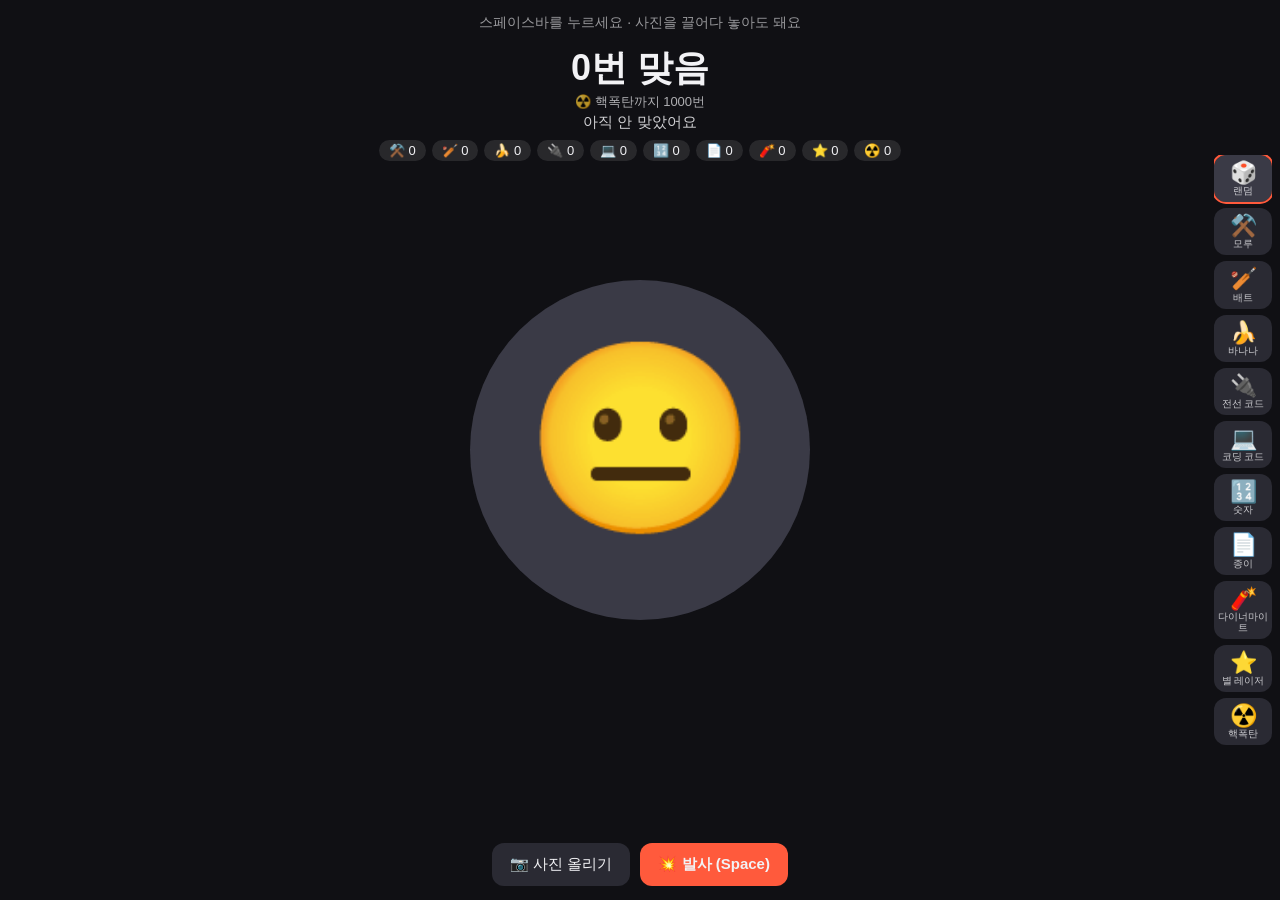
<file: index (2).html>
<!DOCTYPE html>
<html lang="ko">
<head>
<meta charset="utf-8">
<meta name="viewport" content="width=device-width, initial-scale=1, viewport-fit=cover">
<title>타격 놀이터</title>
<style>
:root{--bg:#101014;--fg:#f2f2f5;--btn:#2a2a33;--acc:#ff5a3c;box-sizing:border-box;padding-top:env(safe-area-inset-top,0px);padding-bottom:env(safe-area-inset-bottom,0px)}
html,body{height:100%;margin:0;background:var(--bg);color:var(--fg);font-family:-apple-system,"Apple SD Gothic Neo","Noto Sans KR",sans-serif;overflow:hidden}
canvas{position:fixed;inset:0;width:100%;height:100%;display:block}
.ui{position:fixed;left:0;right:0;bottom:env(safe-area-inset-bottom,0px);display:flex;gap:10px;justify-content:center;align-items:center;padding:14px;flex-wrap:wrap}
button,label.b{background:var(--btn);color:var(--fg);border:0;border-radius:12px;padding:12px 18px;font-size:15px;cursor:pointer}
button.go{background:var(--acc);font-weight:700}
.hint{position:fixed;top:calc(env(safe-area-inset-top,0px) + 14px);width:100%;text-align:center;opacity:.6;font-size:14px}
.hud{position:fixed;top:calc(env(safe-area-inset-top,0px) + 44px);width:100%;text-align:center;pointer-events:none}
#total{font-size:36px;font-weight:800}
#nx{font-size:13px;opacity:.7}
.panel{position:fixed;right:8px;top:50%;transform:translateY(-50%);display:flex;flex-direction:column;gap:6px;max-height:80%;overflow:auto}
.w{width:58px;padding:6px 4px;font-size:22px;line-height:1.1}
.w small{display:block;font-size:10px;opacity:.8}
.w.on{outline:2px solid var(--acc);background:#3a3a46}
#last{font-size:15px;opacity:.85;margin:2px 0 8px}
#brk{display:flex;flex-wrap:wrap;gap:6px;justify-content:center;padding:0 12px}
#brk span{background:rgba(255,255,255,.1);border-radius:999px;padding:3px 10px;font-size:13px}
</style>
</head>
<body>
<canvas id="c"></canvas>
<div class="hint">스페이스바를 누르세요 · 사진을 끌어다 놓아도 돼요</div>
<div class="hud"><div id="total"></div><div id="nx"></div><div id="last">아직 안 맞았어요</div><div id="brk"></div></div>
<div class="ui">
  <label class="b">📷 사진 올리기<input id="f" type="file" accept="image/*" hidden></label>
  <button class="go" id="go">💥 발사 (Space)</button>
</div>
<script>
const cv=document.getElementById('c'),ctx=cv.getContext('2d');
let W,H,dpr;
function rs(){dpr=Math.min(devicePixelRatio||1,2);W=innerWidth;H=innerHeight;cv.width=W*dpr;cv.height=H*dpr;ctx.setTransform(dpr,0,0,dpr,0,0)}
addEventListener('resize',rs);rs();

let img=null,objs=[],parts=[],rings=[],shake=0,flash=0,last=performance.now();
const off=document.createElement('canvas'),octx=off.getContext('2d');
const TYPES=['anvil','bat','banana','cord','code','number','paper','dynamite'];
const NAMES={anvil:['⚒️','모루'],bat:['🏏','배트'],banana:['🍌','바나나'],cord:['🔌','전선 코드'],code:['💻','코딩 코드'],number:['🔢','숫자'],paper:['📄','종이'],dynamite:['🧨','다이너마이트'],star:['⭐','별 레이저'],nuke:['☢️','핵폭탄']};
const counts={};let total=0,stars=[],nukes=[],nukeFlash=0,sel='random',bolts=[];
let AC=null,NB=null;const lastS={};
function ac(){if(!AC){try{AC=new (window.AudioContext||window.webkitAudioContext)()}catch(e){}}if(AC&&AC.state==='suspended')AC.resume();return AC}
addEventListener('pointerdown',ac);addEventListener('keydown',ac);
function tone(f,d,type,v,t0,f2){const a=ac();if(!a)return;const t=a.currentTime+(t0||0),o=a.createOscillator(),g=a.createGain();o.type=type||'sine';o.frequency.setValueAtTime(f,t);if(f2)o.frequency.exponentialRampToValueAtTime(f2,t+d);g.gain.setValueAtTime(v||.2,t);g.gain.exponentialRampToValueAtTime(.001,t+d);o.connect(g);g.connect(a.destination);o.start(t);o.stop(t+d+.02)}
function noise(d,v,type,f,f2,t0){const a=ac();if(!a)return;if(!NB){NB=a.createBuffer(1,a.sampleRate*2,a.sampleRate);const c=NB.getChannelData(0);for(let i=0;i<c.length;i++)c[i]=Math.random()*2-1}const s=a.createBufferSource();s.buffer=NB;s.loop=true;const fl=a.createBiquadFilter();fl.type=type;const t=a.currentTime+(t0||0);fl.frequency.setValueAtTime(f,t);if(f2)fl.frequency.exponentialRampToValueAtTime(f2,t+d);const g=a.createGain();g.gain.setValueAtTime(v,t);g.gain.exponentialRampToValueAtTime(.001,t+d);s.connect(fl);fl.connect(g);g.connect(a.destination);s.start(t);s.stop(t+d+.02)}
function sfx(t,o){
  const now=performance.now();if(now-(lastS[t]||0)<50)return;lastS[t]=now;
  if(t==='anvil'){[1180,1770,2490,3320].forEach((f,i)=>tone(f,.7-i*.12,'sine',.2/(i+1)));tone(590,.5,'triangle',.25);noise(.03,.4,'highpass',3000)}
  else if(t==='bat'){tone(140,.22,'sine',.7,0,45);noise(.09,.4,'lowpass',500,100)}
  else if(t==='banana'){tone(380,.14,'triangle',.25,0,120);noise(.1,.12,'lowpass',900)}
  else if(t==='cord'){tone(60,.35,'sawtooth',.15);tone(1800,.25,'square',.06,0,200);noise(.3,.18,'highpass',2500);for(let i=0;i<3;i++){tone(400+Math.random()*2000,.04,'square',.08,i*.04)}}
  else if(t==='number'){const f=400+o.num*70;tone(f,.12,'square',.12);tone(f*1.5,.12,'square',.08,.08)}
  else if(t==='paper'){noise(.28,.35,'bandpass',1500,4500);noise(.18,.22,'bandpass',3000,1200,.16)}
  else if(t==='dynamite'){noise(1,.8,'lowpass',2500,60);tone(90,.7,'sine',.9,0,28);noise(.05,.5,'highpass',2000)}
  else if(t==='code'){tone(900,.05,'square',.08);tone(1200,.05,'square',.08,.06);tone(1500,.08,'square',.08,.12)}
  else if(t==='slash'){noise(.18,.35,'bandpass',800,7000);tone(1600,.2,'sawtooth',.08,0,300);tone(2400,.25,'sine',.1,.05)}
  else if(t==='swfinal'){tone(70,.9,'sine',.9,0,25);noise(.8,.5,'lowpass',3000,80);[523,659,784,1047,1568].forEach((f,i)=>tone(f,.8,'triangle',.12,i*.03));noise(.4,.3,'highpass',3000)}
  else if(t==='star'){
    [0,2,4,7,9,12,14,16,19,21,24,26,28,31].forEach((s,i)=>{const f=880*Math.pow(2,s/12);tone(f,.35,'sine',.12,i*.055);tone(f*2,.2,'triangle',.05,i*.055)});
    for(let i=0;i<12;i++)tone(2093+Math.random()*1500,.15,'sine',.05,.8+i*.12);
    noise(.9,.08,'highpass',3000);
  }
}
function record(t){counts[t]=(counts[t]||0)+1;if(t!=='nuke')total++;render(t);if(t!=='nuke'&&total%1000===0)spawnNuke()}
function render(t){
  document.getElementById('total').textContent=total+'번 맞음';
  document.getElementById('nx').textContent='☢️ 핵폭탄까지 '+(1000-total%1000)+'번';
  if(t)document.getElementById('last').textContent='마지막: '+NAMES[t][0]+' '+NAMES[t][1]+'에 맞았어요!';
  document.getElementById('brk').innerHTML=Object.keys(NAMES).map(k=>'<span>'+NAMES[k][0]+' '+(counts[k]||0)+'</span>').join('');
}
render();
function spawnStar(){stars.push({a:Math.random()*Math.PI*2,t:0,hue:Math.random()*360,fired:false})}
function spawnNuke(){if(!nukes.length)nukes.push({t:0,ex:false,rn:0})}
let swords=[],swFlash=0,adminOn=false,kb='';
let pops=[],later=[],glitch=0,hideT=0,flick=0;
const SN=[{t:'echo Hello',k:'print'},{t:'rm -rf /',k:'rm'},{t:'while(true){}',k:'loop'},{t:'404',k:'404'},{t:'NaN',k:'nan'},{t:'bomb.explode()',k:'bomb'}];
function codeFx(o){
  const k=SN[o.sn].k,cx=W/2,cy=H/2;
  if(k==='print')pops.push({x:cx,y:cy,ch:'Hello, World!',t:0,c:'#4f8',mono:1,big:60});
  else if(k==='rm'){hideT=1;pops.push({x:cx,y:cy,ch:'rm -rf /',t:0,c:'#f55',mono:1,big:40});for(let n=0;n<30;n++){const a=Math.random()*6.28,sp=100+Math.random()*400;parts.push({x:cx,y:cy,vx:Math.cos(a)*sp,vy:Math.sin(a)*sp,life:1,r:3+Math.random()*4,c:'#f33'})}}
  else if(k==='loop'){for(let n=1;n<=6;n++)later.push({t:n*.18,f:()=>{rings.push({x:cx,y:cy,r:10,life:1,big:false,col:'#4f8'});flash=.6;shake=Math.max(shake,12)}})}
  else if(k==='404'){flick=1;pops.push({x:cx,y:cy,ch:'404',t:0,c:'#fa0'})}
  else if(k==='nan'){glitch=.7;pops.push({x:cx,y:cy,ch:'NaN',t:0,c:'#f5f',mono:1,big:200})}
  else if(k==='bomb'){sfx('dynamite');shake=Math.max(shake,40);rings.push({x:cx,y:cy,r:10,life:1,big:true});for(let n=0;n<50;n++){const a=Math.random()*6.28,sp=200+Math.random()*700;parts.push({x:cx,y:cy,vx:Math.cos(a)*sp,vy:Math.sin(a)*sp,life:1,r:3+Math.random()*7,c:n%2?'#ff6a00':'#ffd200'})}}
}
function spawnSword(){if(!swords.length)swords.push({t:0,sl:[],fin:false,base:Math.random()*Math.PI})}
function toggleAdmin(){
  adminOn=!adminOn;const b=document.getElementById('swb');if(b)b.style.display=adminOn?'':'none';
  if(!adminOn&&sel==='sword'){sel='random';panel.querySelectorAll('.w').forEach((x,j)=>x.classList.toggle('on',j===0))}
  document.getElementById('last').textContent=adminOn?'🗡️ ADMIN SWORD 해금!':'🗡️ ADMIN SWORD 잠금';
}
addEventListener('keydown',e=>{if(e.key&&e.key.length===1){kb=(kb+e.key.toLowerCase()).slice(-5);if(kb==='admin'){kb='';toggleAdmin()}}});
(function(){const tt=document.getElementById('total');tt.style.pointerEvents='auto';let tc=0,tl=0;tt.onclick=()=>{const n=Date.now();tc=n-tl<1500?tc+1:1;tl=n;if(tc>=5){tc=0;toggleAdmin()}}})();
const panel=document.createElement('div');panel.className='panel';
[['random','🎲','랜덤'],['anvil','⚒️','모루'],['bat','🏏','배트'],['banana','🍌','바나나'],['cord','🔌','전선 코드'],['code','💻','코딩 코드'],['number','🔢','숫자'],['paper','📄','종이'],['dynamite','🧨','다이너마이트'],['star','⭐','별 레이저'],['nuke','☢️','핵폭탄'],['sword','🗡️','어드민 소드']].forEach(([k,ic,nm])=>{
  const b=document.createElement('button');b.className='w'+(k===sel?' on':'');b.innerHTML=ic+'<small>'+nm+'</small>';if(k==='sword'){b.id='swb';b.style.display='none'}
  b.onclick=()=>{sel=k;panel.querySelectorAll('.w').forEach(x=>x.classList.toggle('on',x===b));b.blur();spawn()};
  panel.appendChild(b);
});
document.body.appendChild(panel);
const EMOJI={bat:'🏏',banana:'🍌',cord:'🔌',paper:'📄',dynamite:'🧨'};
const COLORS={anvil:['#888','#bbb'],bat:['#d9a066','#fff'],banana:['#ffe135','#fff6a0'],cord:['#4af','#ff0'],code:['#3f6','#9ff'],number:['#fff','#9cf'],paper:['#fff','#ddd'],dynamite:['#ff6a00','#ffd200','#f33']};

function setImg(file){
  if(!file||!file.type.startsWith('image/'))return;
  const i=new Image();i.onload=()=>{img=i};i.src=URL.createObjectURL(file);
}
document.getElementById('f').onchange=e=>setImg(e.target.files[0]);
addEventListener('dragover',e=>e.preventDefault());
addEventListener('drop',e=>{e.preventDefault();setImg(e.dataTransfer.files[0])});

function size(){return Math.min(W,H*0.7,340)}
function spawn(){
  const hold=arguments[0]===true;
  if(sel==='star'){if(!(hold&&stars.length))spawnStar();return}
  if(sel==='sword'){spawnSword();return}
  if(sel==='nuke'){spawnNuke();return}
  if(sel==='random'&&Math.random()*(TYPES.length+(hold?0.02:0.2))>=TYPES.length&&!(hold&&stars.length)){spawnStar();return}
  const type=sel==='random'?TYPES[Math.random()*TYPES.length|0]:sel;
  objs.push({type,a:Math.random()*Math.PI*2,t:0,dur:.5+Math.random()*.25,
    rot:Math.random()*6.28,spin:(Math.random()<.5?-1:1)*(8+Math.random()*10),
    num:(Math.random()*10|0),sn:Math.random()*SN.length|0});
}
let held=false,acc=0;
addEventListener('keydown',e=>{if(e.code==='Space'){e.preventDefault();if(!e.repeat){held=true;spawn()}}});
addEventListener('keyup',e=>{if(e.code==='Space'){e.preventDefault();held=false}});
addEventListener('blur',()=>{held=false});
const goBtn=document.getElementById('go');
goBtn.onpointerdown=()=>{held=true;spawn()};
['pointerup','pointerleave','pointercancel'].forEach(ev=>goBtn.addEventListener(ev,()=>{held=false}));

function pos(o){
  const far=Math.hypot(W,H)*0.6,near=size()*0.32;
  const d=near+(far-near)*(1-o.t*o.t);
  return [W/2+Math.cos(o.a)*d,H/2+Math.sin(o.a)*d];
}
function hit(o){
  record(o.type);sfx(o.type,o);
  const big=o.type==='dynamite';
  flash=1;shake=big?44:20;
  const [x,y]=pos(o),cols=COLORS[o.type];
  const n=big?70:34;
  for(let i=0;i<n;i++){
    const a=Math.random()*6.28,s=(big?500:300)*Math.random()+80;
    parts.push({x,y,vx:Math.cos(a)*s,vy:Math.sin(a)*s,life:1,r:2+Math.random()*(big?7:4),c:cols[i%cols.length]});
  }
  rings.push({x,y,r:10,life:1,big});
  if(big)rings.push({x,y,r:0,life:1,big,delay:true});
  if(o.type==='cord'){
    for(let k=0;k<3;k++){
      const a0=Math.random()*6.28,len=120+Math.random()*220;let px=k%3===0?W/2:x,py=k%3===0?H/2:y;const p=[[px,py]];
      for(let j=1;j<=10;j++){const a=a0+(Math.random()-.5)*1.1;px+=Math.cos(a)*len/10;py+=Math.sin(a)*len/10;p.push([px,py])}
      bolts.push({p,life:1});
    }
  }
  if(o.type==='code')codeFx(o);
  if(o.type==='number'){
    pops.push({x,y,ch:String(o.num),t:0,c:'#8cf'});for(let n=0;n<0;n++){const a=Math.random()*6.28,sp=150+Math.random()*450;parts.push({x,y,vx:Math.cos(a)*sp,vy:Math.sin(a)*sp-100,life:1.2,r:4+Math.random()*(n<4?10:4),c:n%2?'#8cf':'#fff',ch:String(o.num)})}
  }
}

function drawObj(o){
  const [x,y]=pos(o),s=84;
  ctx.save();ctx.translate(x,y);ctx.rotate(o.rot+o.spin*o.t);
  if(o.type==='anvil'){
    ctx.fillStyle='#3b3f47';ctx.strokeStyle='#8a8f9a';ctx.lineWidth=3;
    ctx.beginPath();
    ctx.moveTo(-44,-24);ctx.lineTo(40,-24);ctx.lineTo(54,-12);ctx.lineTo(24,-6);
    ctx.lineTo(16,8);ctx.lineTo(30,26);ctx.lineTo(-30,26);ctx.lineTo(-16,8);
    ctx.lineTo(-24,-6);ctx.lineTo(-44,-6);ctx.closePath();ctx.fill();ctx.stroke();
  }else if(o.type==='code'){
    const tx=SN[o.sn].t;ctx.font='700 22px monospace';const w=ctx.measureText(tx).width+28;
    ctx.fillStyle='#0b1a10';ctx.strokeStyle='#3f6';ctx.lineWidth=2;ctx.beginPath();ctx.rect(-w/2,-22,w,44);ctx.fill();ctx.stroke();
    ctx.fillStyle='#4f8';ctx.textAlign='center';ctx.textBaseline='middle';ctx.fillText(tx,0,1);
  }else{
    ctx.font=s+'px serif';ctx.textAlign='center';ctx.textBaseline='middle';
    if(o.type==='number'){ctx.font='900 90px sans-serif';ctx.fillStyle='#8cf';ctx.strokeStyle='#fff';ctx.lineWidth=4;ctx.strokeText(o.num,0,0);ctx.fillText(o.num,0,0)}
    else ctx.fillText(EMOJI[o.type],0,0);
  }
  ctx.restore();
}

function drawPhoto(){
  const S=size();
  let w=S,h=S;
  if(img){const r=img.width/img.height;if(r>1)h=S/r;else w=S*r}
  off.width=Math.ceil(w);off.height=Math.ceil(h);
  octx.clearRect(0,0,w,h);
  if(img)octx.drawImage(img,0,0,w,h);
  else{octx.fillStyle='#3a3a46';octx.beginPath();octx.arc(w/2,h/2,w/2,0,6.28);octx.fill();
    octx.font=(w*.55)+'px serif';octx.textAlign='center';octx.textBaseline='middle';octx.fillText('😐',w/2,h/2+4)}
  if(flash>0){octx.globalCompositeOperation='source-atop';octx.fillStyle='rgba(255,255,255,'+Math.min(1,flash*1.4)+')';octx.fillRect(0,0,w,h);octx.globalCompositeOperation='source-over'}
  const j=shake>0.3?Math.sin(performance.now()/16)*shake*.3:0;
  ctx.save();ctx.translate(W/2+j,H/2+(shake>0.3?Math.cos(performance.now()/13)*shake*.25:0));
  ctx.rotate(shake>0.3?Math.sin(performance.now()/20)*shake*.0015:0);
  if(flash>0){ctx.shadowColor='#fff';ctx.shadowBlur=40*flash}
  let al=1;
  if(hideT>0)al=hideT>.8?(hideT-.8)/.2:hideT>.25?0:1-hideT/.25;
  if(flick>0&&Math.floor(flick*14)%2)al*=.15;
  ctx.globalAlpha=al;
  if(glitch>0){const n=8,sh=h/n;for(let q=0;q<n;q++){const dx=(Math.random()-.5)*60*glitch;ctx.drawImage(off,0,q*sh,w,sh,-w/2+dx,-h/2+q*sh,w,sh)}}
  else ctx.drawImage(off,-w/2,-h/2);
  ctx.restore();
}

function frame(now){
  const dt=Math.min((now-last)/1000,.05);last=now;
  ctx.clearRect(0,0,W,H);
  if(held){acc+=dt;while(acc>=0.035){acc-=0.035;spawn(true)}}else acc=0;
  if(shake>0){shake*=Math.pow(.02,dt)}
  flash=Math.max(0,flash-dt*3.2);
  // screen shake
  ctx.save();
  if(shake>0.3)ctx.translate((Math.random()-.5)*shake*.35,(Math.random()-.5)*shake*.35);
  drawPhoto();
  for(let i=objs.length-1;i>=0;i--){
    const o=objs[i];o.t+=dt/o.dur;
    if(o.t>=1){o.t=1;hit(o);objs.splice(i,1);continue}
    drawObj(o);
  }
  for(let i=swords.length-1;i>=0;i--){
    const s=swords[i];s.t+=dt;
    const S0=.8,GAP=.28,FIN=S0+8*GAP+.4,L=size()*.85,cx=W/2,cy=H/2;
    if(s.t<S0){
      const k=s.t/S0,sy=cy-170-120*(1-k);
      ctx.save();ctx.translate(cx,sy);ctx.globalAlpha=Math.min(1,k*2);ctx.shadowColor='#d46bff';ctx.shadowBlur=30;
      const gr=ctx.createLinearGradient(0,0,0,130);gr.addColorStop(0,'#ff7ad9');gr.addColorStop(1,'#8a4dff');
      ctx.fillStyle=gr;ctx.beginPath();ctx.moveTo(0,130);ctx.lineTo(-14,0);ctx.lineTo(14,0);ctx.fill();
      ctx.fillStyle='#ffd1f5';ctx.fillRect(-38,-8,76,12);ctx.fillRect(-5,-48,10,40);
      ctx.beginPath();ctx.arc(0,-54,9,0,6.28);ctx.fill();ctx.restore();
    }
    const fade=s.t>=FIN?Math.max(0,1-(s.t-FIN)/.5):1;
    for(let k=0;k<8;k++){
      const age=s.t-(S0+k*GAP);if(age<0)break;
      const a=s.base+((k*3)%8)*Math.PI/8,dx=Math.cos(a),dy=Math.sin(a);
      if(!s.sl[k]){
        s.sl[k]=true;sfx('slash');flash=Math.max(flash,.7);shake=Math.max(shake,16);
        const cols=['#ff5fd2','#b266ff','#fff','#ff9be8'];
        for(let n=0;n<36;n++){const tt=(Math.random()*2-1)*L,px=cx+dx*tt,py=cy+dy*tt,sp=100+Math.random()*500,dir=Math.random()<.5?1:-1;parts.push({x:px,y:py,vx:-dy*sp*dir+(Math.random()-.5)*100,vy:dx*sp*dir+(Math.random()-.5)*100,life:1,r:2+Math.random()*4,c:cols[n%4]})}
      }
      if(fade<=0)continue;
      const p=Math.min(age/.22,1),head=-L+2*L*p,tail=age<.22?Math.max(-L,head-L*.9):-L;
      const al=(age<.22?1:Math.max(.55,1-(age-.22)*1.5))*fade;
      ctx.save();ctx.globalCompositeOperation='lighter';ctx.lineCap='round';ctx.shadowColor='#ff5fd2';ctx.shadowBlur=24;
      [[16,'rgba(255,80,200,'+al*.45+')'],[7,'rgba(170,90,255,'+al+')'],[2.5,'rgba(255,255,255,'+al+')']].forEach(([w,c])=>{ctx.lineWidth=w;ctx.strokeStyle=c;ctx.beginPath();ctx.moveTo(cx+dx*tail,cy+dy*tail);ctx.lineTo(cx+dx*head,cy+dy*head);ctx.stroke()});
      ctx.restore();
    }
    if(s.t>=FIN){
      const e=s.t-FIN;
      if(!s.fin){
        s.fin=true;sfx('swfinal');
        const cs=['#ff5fd2','#b266ff','#fff','#ff9be8'];
        for(let n=0;n<260;n++){const a=Math.random()*6.28,sp=200+Math.random()*1300;parts.push({x:cx,y:cy,vx:Math.cos(a)*sp,vy:Math.sin(a)*sp,life:1.5,r:3+Math.random()*9,c:cs[n%4]})}
        for(let r=0;r<4;r++)rings.push({x:cx,y:cy,r:10,life:1,big:true,sp:1500+r*350,col:r%2?'#ff5fd2':'#b266ff'});
        for(const k in counts)delete counts[k];total=0;render();
        document.getElementById('last').textContent='🗡️ 어드민 소드로 모든 타격이 초기화됐어요!';
      }
      swFlash=Math.max(swFlash,1-e/.8);flash=Math.max(flash,1-e/.8);shake=Math.max(shake,46*Math.max(0,1-e/1.2));
    }
    if(s.t>FIN+1.2)swords.splice(i,1);
  }
  for(let i=nukes.length-1;i>=0;i--){
    const s=nukes[i];s.t+=dt;
    const F0=1.0,EX=2.2;
    if(s.t<F0){
      ctx.fillStyle='rgba(255,0,0,'+(.12+.12*(Math.sin(s.t*20)*.5+.5))+')';ctx.fillRect(-60,-60,W+120,H+120);
      ctx.fillStyle='#fff';ctx.font='800 '+Math.min(48,W/12)+'px sans-serif';ctx.textAlign='center';ctx.textBaseline='middle';
      ctx.fillText('☢️ 핵폭탄 투하 ☢️',W/2,H*0.25);
    }else if(s.t<EX){
      const k=(s.t-F0)/(EX-F0),y=-120+(H/2+120)*k*k;
      ctx.save();ctx.translate(W/2,y);
      ctx.fillStyle='#4b5563';ctx.beginPath();ctx.ellipse(0,0,26,62,0,0,6.28);ctx.fill();
      ctx.fillStyle='#facc15';ctx.fillRect(-26,-6,52,12);
      ctx.fillStyle='#b91c1c';
      ctx.beginPath();ctx.moveTo(-24,-40);ctx.lineTo(-50,-82);ctx.lineTo(-8,-58);ctx.fill();
      ctx.beginPath();ctx.moveTo(24,-40);ctx.lineTo(50,-82);ctx.lineTo(8,-58);ctx.fill();
      ctx.restore();
      for(let n=0;n<4;n++)parts.push({x:W/2+(Math.random()-.5)*20,y:y-70,vx:(Math.random()-.5)*80,vy:-60-Math.random()*120,life:.7,r:4+Math.random()*5,c:n%2?'#ffb347':'#ff4500'});
    }else{
      const e=s.t-EX;
      if(!s.ex){
        s.ex=true;record('nuke');
        const cs=['#fff','#ffd200','#ff6a00','#f33'];
        for(let n=0;n<320;n++){const a=Math.random()*6.28,sp=200+Math.random()*1400;parts.push({x:W/2,y:H/2,vx:Math.cos(a)*sp,vy:Math.sin(a)*sp,life:1.6,r:3+Math.random()*10,c:cs[n%4]})}
      }
      while(s.rn<6&&e>s.rn*.2){rings.push({x:W/2,y:H/2,r:10,life:1,big:true,sp:1800+s.rn*300});s.rn++}
      shake=Math.max(shake,60*Math.max(0,1-e/2.5));
      flash=Math.max(flash,Math.max(0,1-e/1.2));
      nukeFlash=Math.max(nukeFlash,1-e/1.0);
      if(e<1.5)for(let n=0;n<10;n++){const a=Math.random()*6.28,sp=300+Math.random()*900;parts.push({x:W/2,y:H/2,vx:Math.cos(a)*sp,vy:Math.sin(a)*sp-200,life:1,r:3+Math.random()*7,c:n%2?'#ffb347':'#ff4500'})}
      const R=Math.max(1,Math.min(W,H)*0.75*(1-Math.pow(1-Math.min(e/1.4,1),3)));
      const al=Math.max(0,1-Math.max(0,e-1.2)/2.5);
      const g=ctx.createRadialGradient(W/2,H/2,0,W/2,H/2,R);
      g.addColorStop(0,'rgba(255,255,230,'+al+')');g.addColorStop(.4,'rgba(255,190,40,'+al*.9+')');g.addColorStop(.75,'rgba(255,80,0,'+al*.7+')');g.addColorStop(1,'rgba(120,20,0,0)');
      ctx.fillStyle=g;ctx.beginPath();ctx.arc(W/2,H/2,R,0,6.28);ctx.fill();
      if(e>.4){
        const m=Math.min((e-.4)/1.2,1),cy=H/2-m*Math.min(H*.3,240)-30,cr=30+m*Math.min(W,H)*.14;
        ctx.fillStyle='rgba(90,40,20,'+al*.8+')';ctx.fillRect(W/2-cr*.22,cy,cr*.44,H/2-cy);
        [[0,0,1,'rgba(255,120,20,'],[-.7,.3,.7,'rgba(230,80,10,'],[.7,.3,.7,'rgba(230,80,10,'],[0,-.5,.7,'rgba(255,170,40,']].forEach(([dx,dy,sc,c])=>{ctx.fillStyle=c+al*.9+')';ctx.beginPath();ctx.arc(W/2+dx*cr,cy+dy*cr*.6,cr*sc,0,6.28);ctx.fill()});
      }
    }
    if(s.t>EX+4.5)nukes.splice(i,1);
  }
  for(let i=stars.length-1;i>=0;i--){
    const s=stars[i];s.t+=dt;
    if(s.t>=3.4){stars.splice(i,1);continue}
    const orbit=size()*0.75+90,far=Math.hypot(W,H)*0.6;
    const d=s.t<0.5?far+(orbit-far)*(1-Math.pow(1-s.t/0.5,3)):orbit;
    const x=W/2+Math.cos(s.a)*d,y=H/2+Math.sin(s.a)*d;
    const charge=s.t>=0.5&&s.t<1.2,fire=s.t>=1.2&&s.t<3.0;
    let sc=s.t>=3.0?1-(s.t-3.0)/0.4:1;
    if(charge){
      const k=(s.t-.5)/.7;sc*=1+k*.4;
      ctx.strokeStyle='hsl('+(s.t*500%360)+',100%,70%)';ctx.lineWidth=4;
      ctx.beginPath();ctx.arc(x,y,160*(1-k)+30,0,6.28);ctx.stroke();
    }
    if(fire){
      if(!s.fired){s.fired=true;record('star');sfx('star')}
      s.hue=(s.hue+700*dt)%360;
      ctx.save();ctx.globalCompositeOperation='lighter';ctx.lineCap='round';
      const ws=[70,44,22,9],cs=[0,60,120,-1];
      ws.forEach((w,j)=>{
        ctx.lineWidth=w*(0.8+Math.random()*.4);
        ctx.strokeStyle=cs[j]<0?'#fff':'hsla('+((s.hue+cs[j])%360)+',100%,60%,.55)';
        ctx.beginPath();ctx.moveTo(x,y);ctx.lineTo(W/2,H/2);ctx.stroke();
      });
      ctx.restore();
      shake=Math.max(shake,30);
      if(Math.random()<.4)flash=.9;
      for(let n=0;n<8;n++){
        const t=Math.random(),px=x+(W/2-x)*t,py=y+(H/2-y)*t,a=Math.random()*6.28,sp=200+Math.random()*500;
        parts.push({x:px,y:py,vx:Math.cos(a)*sp,vy:Math.sin(a)*sp,life:.8,r:2+Math.random()*5,c:'hsl('+(Math.random()*360)+',100%,65%)'});
      }
      for(let n=0;n<10;n++){
        const a=Math.random()*6.28,sp=300+Math.random()*700;
        parts.push({x:W/2,y:H/2,vx:Math.cos(a)*sp,vy:Math.sin(a)*sp,life:1,r:3+Math.random()*7,c:n%2?'#fff':'hsl('+(Math.random()*360)+',100%,60%)'});
      }
      if(Math.random()<.25)rings.push({x:W/2+(Math.random()-.5)*120,y:H/2+(Math.random()-.5)*120,r:10,life:1,big:Math.random()<.4});
    }
    ctx.save();ctx.translate(x,y);ctx.rotate(s.t*6);ctx.scale(sc,sc);
    ctx.shadowColor='hsl('+s.hue+',100%,60%)';ctx.shadowBlur=fire||charge?60:25;
    ctx.font='120px serif';ctx.textAlign='center';ctx.textBaseline='middle';ctx.fillText('⭐',0,0);
    ctx.restore();
  }
  for(let i=bolts.length-1;i>=0;i--){
    const b=bolts[i];b.life-=dt*3;if(b.life<=0){bolts.splice(i,1);continue}
    ctx.save();ctx.globalCompositeOperation='lighter';ctx.lineJoin='round';
    ctx.globalAlpha=Math.min(1,b.life*(.5+Math.random()*.6));
    [[6,'#4af'],[2,'#fff']].forEach(([w,c])=>{ctx.lineWidth=w;ctx.strokeStyle=c;ctx.beginPath();b.p.forEach((q,j)=>j?ctx.lineTo(q[0],q[1]):ctx.moveTo(q[0],q[1]));ctx.stroke()});
    ctx.restore();
  }
  hideT=Math.max(0,hideT-dt);flick=Math.max(0,flick-dt*1.3);glitch=Math.max(0,glitch-dt);
  for(let i=later.length-1;i>=0;i--){later[i].t-=dt;if(later[i].t<=0){later[i].f();later.splice(i,1)}}
  for(let i=pops.length-1;i>=0;i--){
    const p=pops[i];p.t+=dt*1.6;if(p.t>=1){pops.splice(i,1);continue}
    const k=1-Math.pow(1-p.t,3);
    ctx.save();ctx.globalAlpha=1-p.t;ctx.translate(p.x,p.y);
    ctx.font='900 '+(60+k*(p.big||320))+'px '+(p.mono?'monospace':'sans-serif');ctx.textAlign='center';ctx.textBaseline='middle';
    ctx.fillStyle=p.c||'#fff';ctx.fillText(p.ch,0,0);ctx.restore();
  }
  for(let i=parts.length-1;i>=0;i--){
    const p=parts[i];p.life-=dt*1.4;if(p.life<=0){parts.splice(i,1);continue}
    p.x+=p.vx*dt;p.y+=p.vy*dt;p.vy+=500*dt;p.vx*=.98;
    ctx.globalAlpha=p.life;ctx.fillStyle=p.c;
    if(p.ch){ctx.font='800 '+(p.r*4*p.life+10)+'px sans-serif';ctx.textAlign='center';ctx.textBaseline='middle';ctx.fillText(p.ch,p.x,p.y)}
    else{ctx.beginPath();ctx.arc(p.x,p.y,p.r*p.life+1,0,6.28);ctx.fill()}
  }
  ctx.globalAlpha=1;
  for(let i=rings.length-1;i>=0;i--){
    const r=rings[i];r.life-=dt*2.2;if(r.life<=0){rings.splice(i,1);continue}
    r.r+=(r.sp||(r.big?700:420))*dt;
    ctx.globalAlpha=r.life;ctx.strokeStyle=r.col||(r.big?'#ffb347':'#fff');ctx.lineWidth=6*r.life+1;
    ctx.beginPath();ctx.arc(r.x,r.y,r.r,0,6.28);ctx.stroke();
  }
  if(nukeFlash>0){ctx.globalAlpha=Math.min(1,nukeFlash);ctx.fillStyle='#fff';ctx.fillRect(-60,-60,W+120,H+120);nukeFlash=0}
  if(swFlash>0){const g=ctx.createRadialGradient(W/2,H/2,0,W/2,H/2,Math.hypot(W,H)/2);g.addColorStop(0,'#fff');g.addColorStop(.35,'#ff7ad9');g.addColorStop(1,'#7a3dff');ctx.globalAlpha=Math.min(1,swFlash)*.85;ctx.fillStyle=g;ctx.fillRect(-60,-60,W+120,H+120);swFlash=0}
  ctx.globalAlpha=1;ctx.restore();
  requestAnimationFrame(frame);
}
requestAnimationFrame(frame);
</script>
</body>
</html>
</file>
